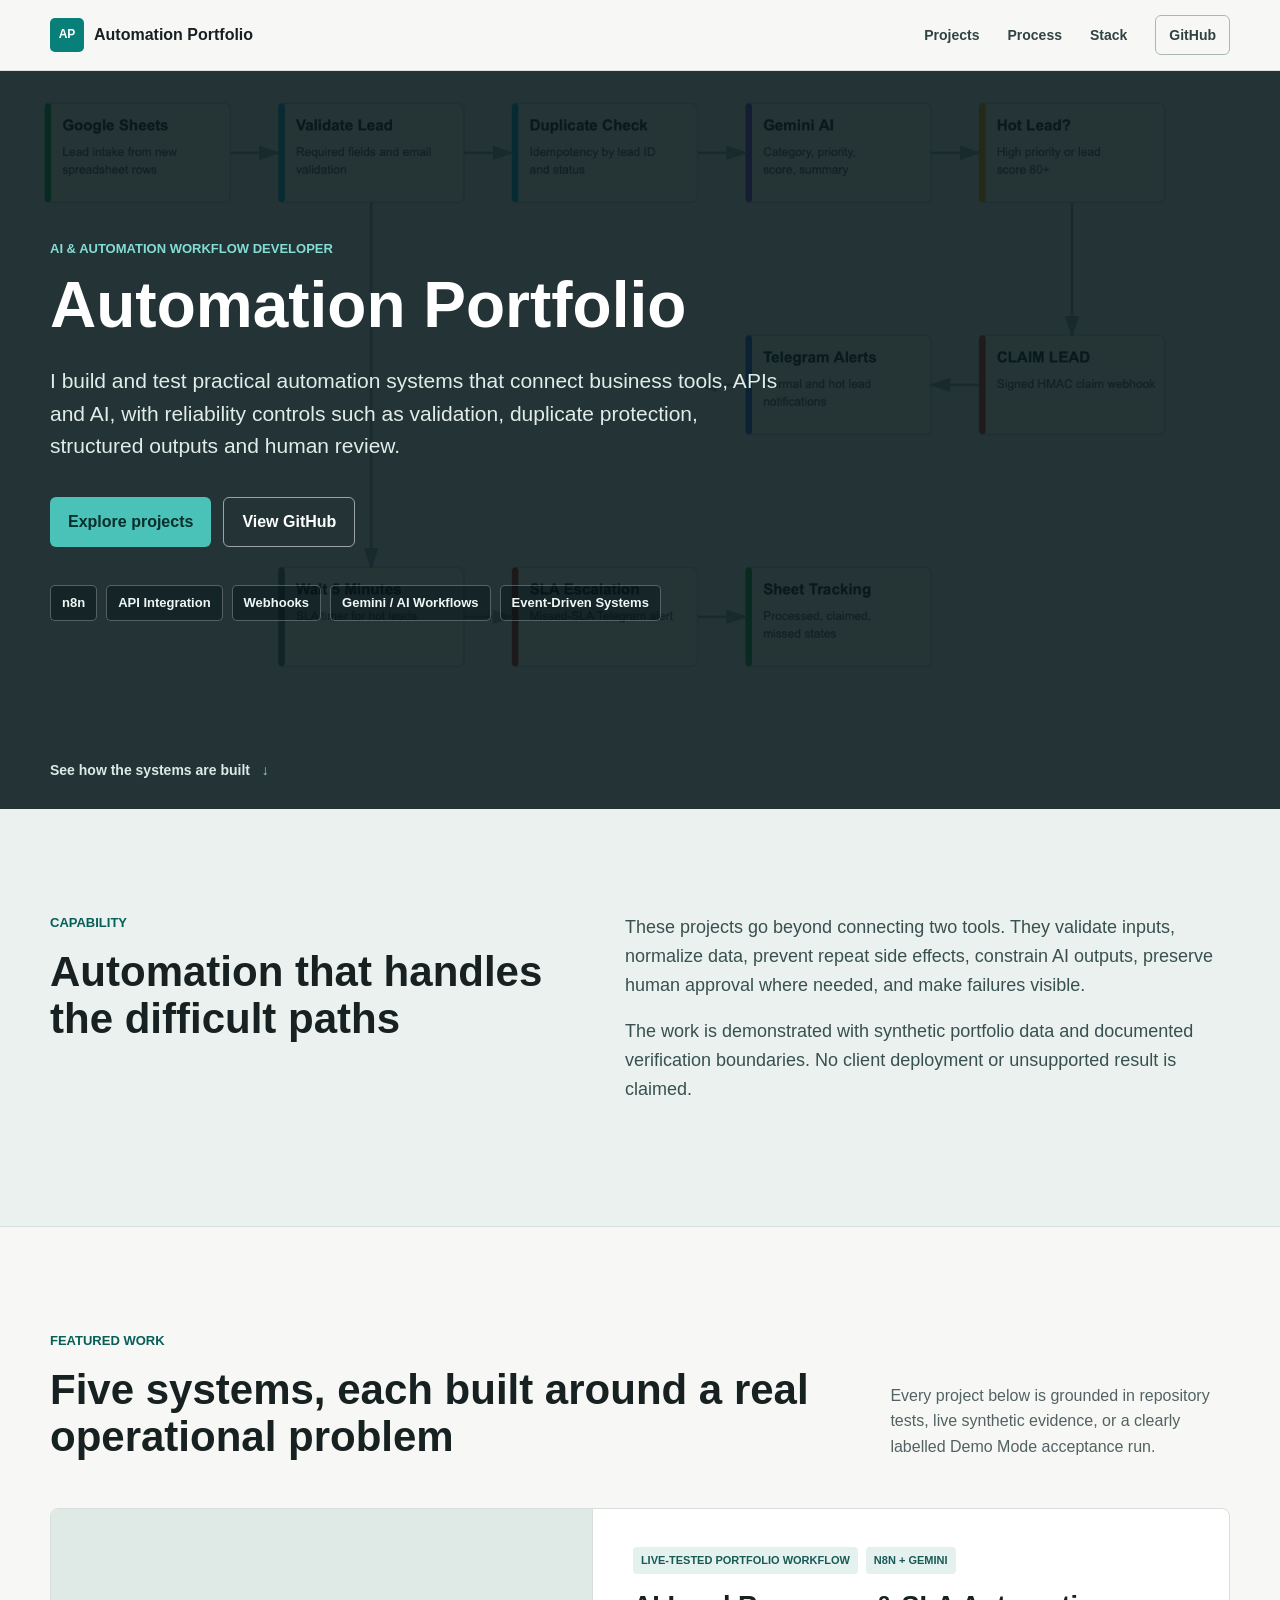
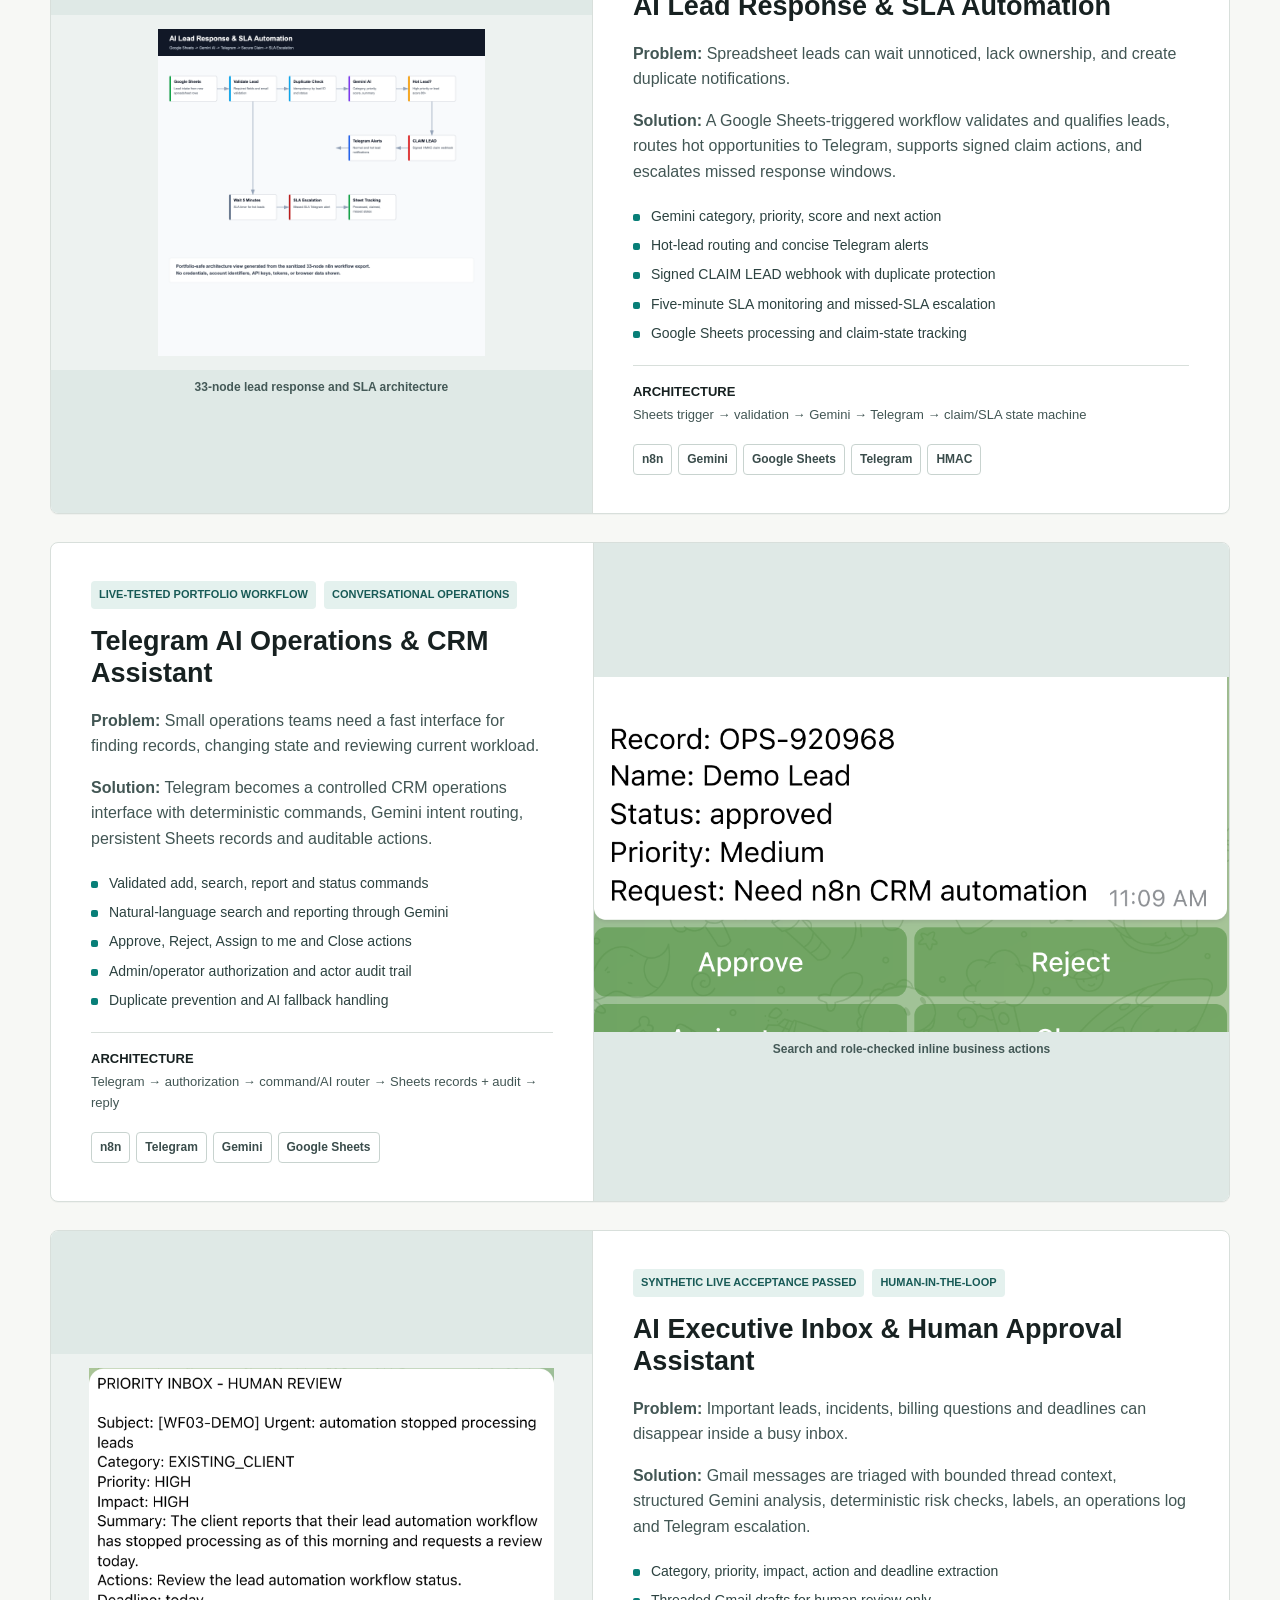
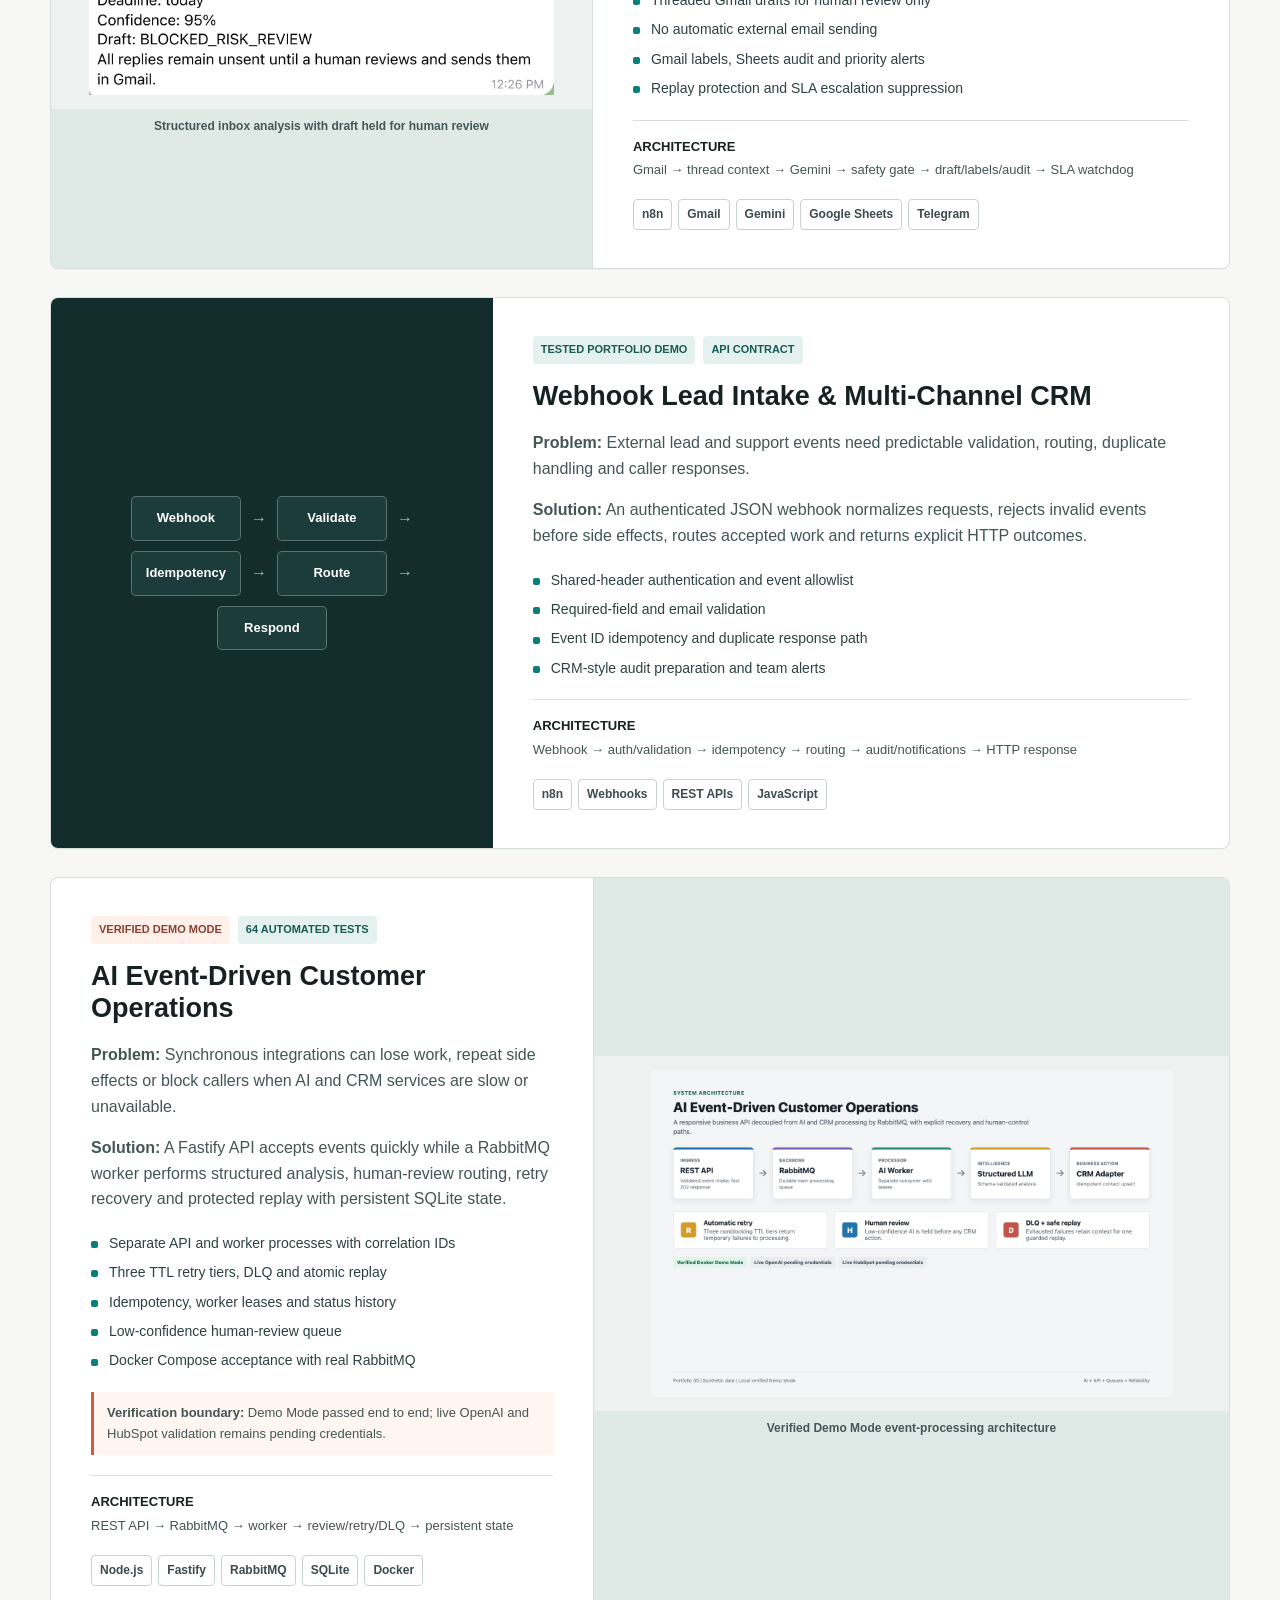
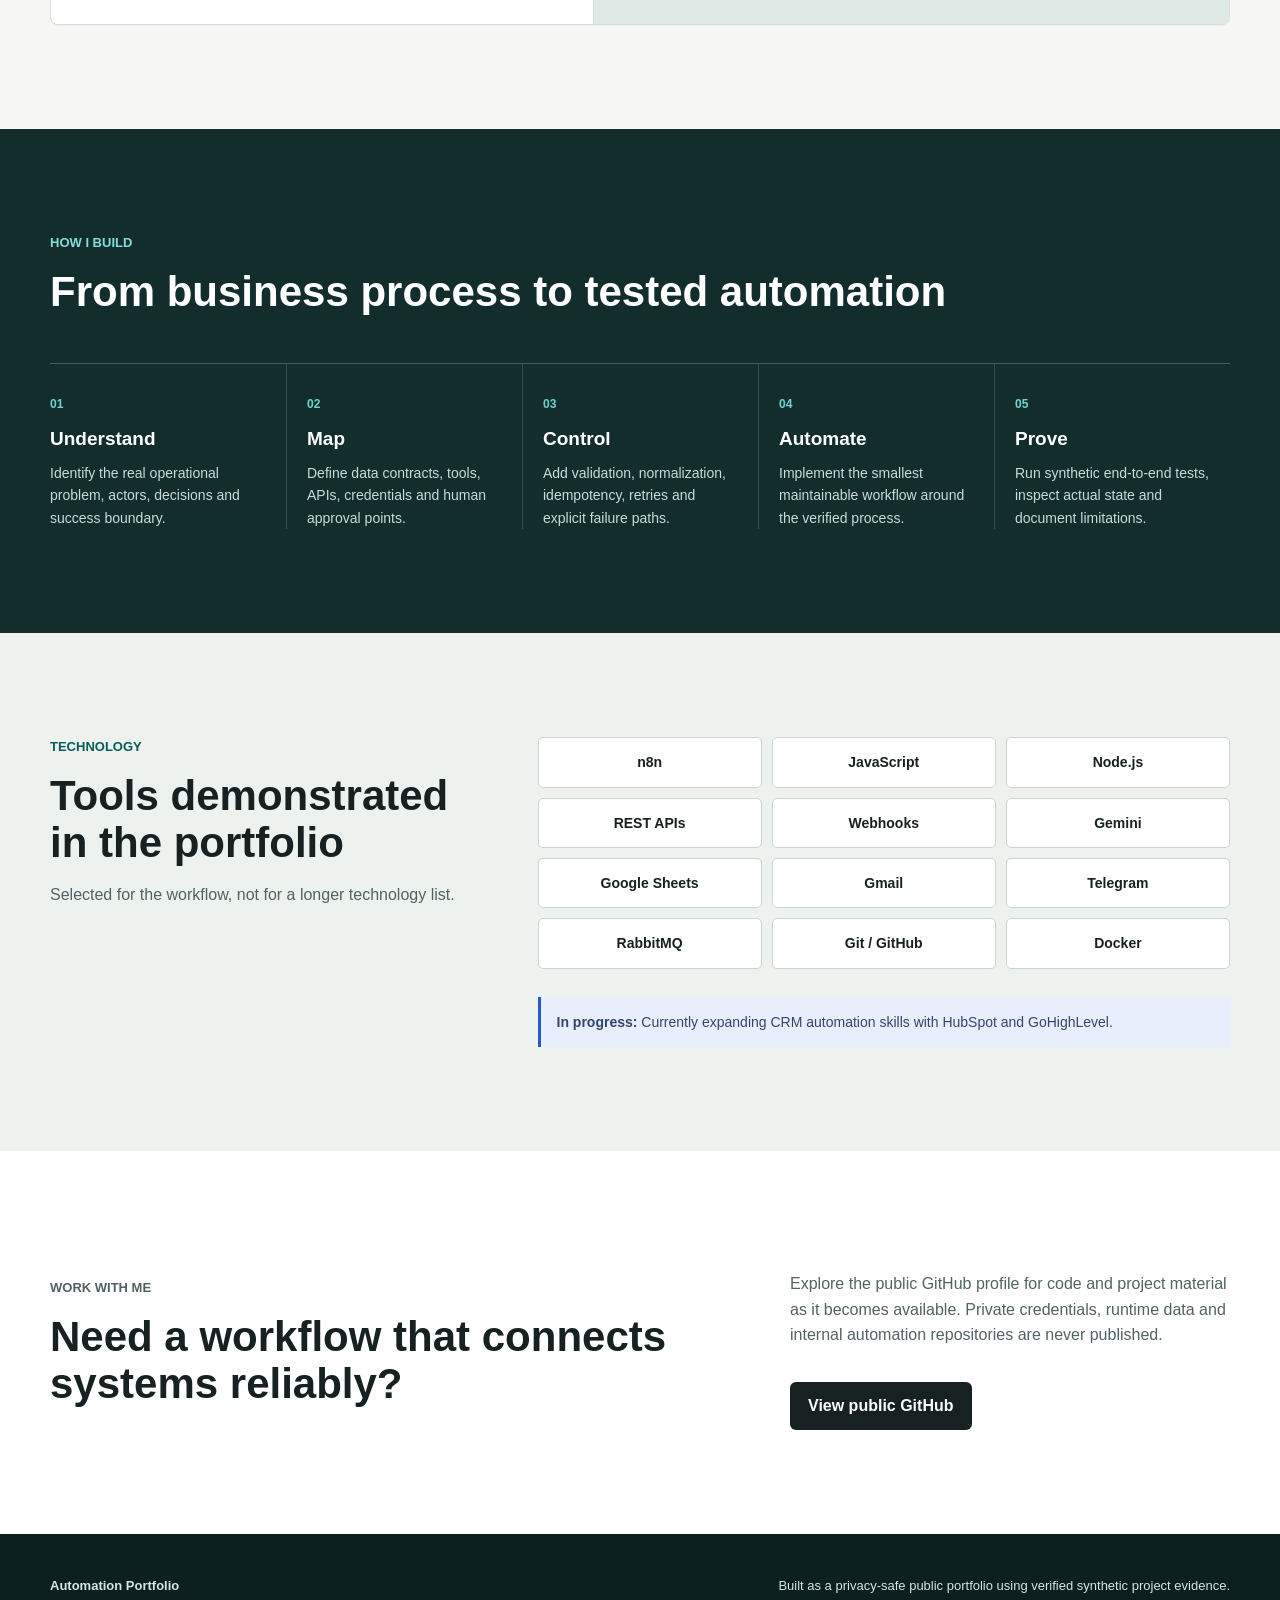
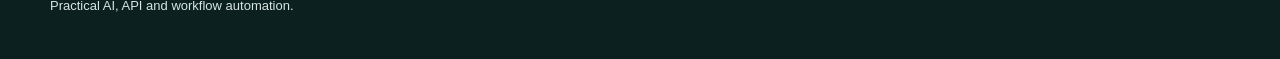
<file: index.html>
<!doctype html>
<html lang="en">
<head>
  <meta charset="utf-8">
  <meta name="viewport" content="width=device-width, initial-scale=1">
  <title>Automation Portfolio | AI &amp; Automation Workflow Developer</title>
  <meta name="description" content="Practical n8n automation, AI workflows, APIs, webhooks, Gmail, Google Sheets, Telegram and event-driven integrations.">
  <meta name="theme-color" content="#102a2a">
  <meta property="og:type" content="website">
  <meta property="og:title" content="Automation Portfolio">
  <meta property="og:site_name" content="Automation Portfolio">
  <meta property="og:description" content="Practical automation systems built with n8n, APIs, AI, Google Workspace, Telegram and event-driven architecture.">
  <meta property="og:url" content="https://aditi727.github.io/">
  <meta property="og:image" content="https://aditi727.github.io/assets/lead-rescue-workflow.png">
  <link rel="canonical" href="https://aditi727.github.io/">
  <link rel="icon" href="assets/favicon.svg" type="image/svg+xml">
  <link rel="stylesheet" href="styles.css">
  <script src="script.js" defer></script>
</head>
<body>
  <a class="skip-link" href="#main">Skip to content</a>

  <header class="site-header">
    <nav class="site-nav" aria-label="Primary navigation">
      <a class="brand" href="#top" aria-label="Automation Portfolio home">
        <span class="brand-mark" aria-hidden="true">AP</span>
        <span>Automation Portfolio</span>
      </a>
      <button class="nav-toggle" type="button" aria-expanded="false" aria-controls="nav-links">Menu</button>
      <div class="nav-links" id="nav-links">
        <a href="#projects">Projects</a>
        <a href="#process">Process</a>
        <a href="#stack">Stack</a>
        <a class="nav-github" href="https://github.com/Aditi727" target="_blank" rel="noreferrer">GitHub</a>
      </div>
    </nav>
  </header>

  <main id="main">
    <section class="hero" id="top" aria-labelledby="hero-title">
      <div class="hero-overlay" aria-hidden="true"></div>
      <div class="hero-content">
        <p class="eyebrow">AI &amp; Automation Workflow Developer</p>
        <h1 id="hero-title">Automation Portfolio</h1>
        <p class="hero-copy">I build and test practical automation systems that connect business tools, APIs and AI, with reliability controls such as validation, duplicate protection, structured outputs and human review.</p>
        <div class="hero-actions">
          <a class="button button-primary" href="#projects">Explore projects</a>
          <a class="button button-secondary" href="https://github.com/Aditi727" target="_blank" rel="noreferrer">View GitHub</a>
        </div>
        <ul class="capability-tags" aria-label="Core capabilities">
          <li>n8n</li>
          <li>API Integration</li>
          <li>Webhooks</li>
          <li>Gemini / AI Workflows</li>
          <li>Event-Driven Systems</li>
        </ul>
      </div>
      <a class="hero-next" href="#capability">See how the systems are built <span aria-hidden="true">↓</span></a>
    </section>

    <section class="section capability" id="capability" aria-labelledby="capability-title">
      <div class="section-shell capability-grid">
        <div>
          <p class="section-kicker">Capability</p>
          <h2 id="capability-title">Automation that handles the difficult paths</h2>
        </div>
        <div class="capability-copy">
          <p>These projects go beyond connecting two tools. They validate inputs, normalize data, prevent repeat side effects, constrain AI outputs, preserve human approval where needed, and make failures visible.</p>
          <p>The work is demonstrated with synthetic portfolio data and documented verification boundaries. No client deployment or unsupported result is claimed.</p>
        </div>
      </div>
    </section>

    <section class="section projects" id="projects" aria-labelledby="projects-title">
      <div class="section-shell">
        <div class="section-heading">
          <div>
            <p class="section-kicker">Featured work</p>
            <h2 id="projects-title">Five systems, each built around a real operational problem</h2>
          </div>
          <p>Every project below is grounded in repository tests, live synthetic evidence, or a clearly labelled Demo Mode acceptance run.</p>
        </div>

        <div class="project-list">
          <article class="project" data-project="lead-rescue">
            <figure class="project-media project-media-workflow">
              <img src="assets/lead-rescue-workflow.png" alt="Full n8n lead response workflow with Google Sheets, Gemini, Telegram, claim and SLA branches" loading="lazy" width="1600" height="1600">
              <figcaption>33-node lead response and SLA architecture</figcaption>
            </figure>
            <div class="project-body">
              <div class="project-meta"><span>Live-tested portfolio workflow</span><span>n8n + Gemini</span></div>
              <h3>AI Lead Response &amp; SLA Automation</h3>
              <p class="project-problem"><strong>Problem:</strong> Spreadsheet leads can wait unnoticed, lack ownership, and create duplicate notifications.</p>
              <p><strong>Solution:</strong> A Google Sheets-triggered workflow validates and qualifies leads, routes hot opportunities to Telegram, supports signed claim actions, and escalates missed response windows.</p>
              <ul class="feature-list">
                <li>Gemini category, priority, score and next action</li>
                <li>Hot-lead routing and concise Telegram alerts</li>
                <li>Signed CLAIM LEAD webhook with duplicate protection</li>
                <li>Five-minute SLA monitoring and missed-SLA escalation</li>
                <li>Google Sheets processing and claim-state tracking</li>
              </ul>
              <p class="architecture"><span>Architecture</span> Sheets trigger → validation → Gemini → Telegram → claim/SLA state machine</p>
              <div class="tech-row"><span>n8n</span><span>Gemini</span><span>Google Sheets</span><span>Telegram</span><span>HMAC</span></div>
            </div>
          </article>

          <article class="project project-reverse" data-project="telegram-ops">
            <figure class="project-media">
              <img src="assets/telegram-actions.png" alt="Telegram CRM search result with Approve, Reject, Assign to me and Close action buttons" loading="lazy" width="993" height="690">
              <figcaption>Search and role-checked inline business actions</figcaption>
            </figure>
            <div class="project-body">
              <div class="project-meta"><span>Live-tested portfolio workflow</span><span>Conversational operations</span></div>
              <h3>Telegram AI Operations &amp; CRM Assistant</h3>
              <p class="project-problem"><strong>Problem:</strong> Small operations teams need a fast interface for finding records, changing state and reviewing current workload.</p>
              <p><strong>Solution:</strong> Telegram becomes a controlled CRM operations interface with deterministic commands, Gemini intent routing, persistent Sheets records and auditable actions.</p>
              <ul class="feature-list">
                <li>Validated add, search, report and status commands</li>
                <li>Natural-language search and reporting through Gemini</li>
                <li>Approve, Reject, Assign to me and Close actions</li>
                <li>Admin/operator authorization and actor audit trail</li>
                <li>Duplicate prevention and AI fallback handling</li>
              </ul>
              <p class="architecture"><span>Architecture</span> Telegram → authorization → command/AI router → Sheets records + audit → reply</p>
              <div class="tech-row"><span>n8n</span><span>Telegram</span><span>Gemini</span><span>Google Sheets</span></div>
            </div>
          </article>

          <article class="project" data-project="inbox-assistant">
            <figure class="project-media project-media-wide">
              <img src="assets/inbox-priority-alert.png" alt="Synthetic priority inbox alert showing AI category, impact, action, deadline and draft review state" loading="lazy" width="2784" height="1956">
              <figcaption>Structured inbox analysis with draft held for human review</figcaption>
            </figure>
            <div class="project-body">
              <div class="project-meta"><span>Synthetic live acceptance passed</span><span>Human-in-the-loop</span></div>
              <h3>AI Executive Inbox &amp; Human Approval Assistant</h3>
              <p class="project-problem"><strong>Problem:</strong> Important leads, incidents, billing questions and deadlines can disappear inside a busy inbox.</p>
              <p><strong>Solution:</strong> Gmail messages are triaged with bounded thread context, structured Gemini analysis, deterministic risk checks, labels, an operations log and Telegram escalation.</p>
              <ul class="feature-list">
                <li>Category, priority, impact, action and deadline extraction</li>
                <li>Threaded Gmail drafts for human review only</li>
                <li>No automatic external email sending</li>
                <li>Gmail labels, Sheets audit and priority alerts</li>
                <li>Replay protection and SLA escalation suppression</li>
              </ul>
              <p class="architecture"><span>Architecture</span> Gmail → thread context → Gemini → safety gate → draft/labels/audit → SLA watchdog</p>
              <div class="tech-row"><span>n8n</span><span>Gmail</span><span>Gemini</span><span>Google Sheets</span><span>Telegram</span></div>
            </div>
          </article>

          <article class="project project-compact" data-project="webhook-crm">
            <div class="project-diagram" role="img" aria-label="Webhook intake architecture from authenticated request through validation, routing and controlled response">
              <span>Webhook</span><b aria-hidden="true">→</b><span>Validate</span><b aria-hidden="true">→</b><span>Idempotency</span><b aria-hidden="true">→</b><span>Route</span><b aria-hidden="true">→</b><span>Respond</span>
            </div>
            <div class="project-body">
              <div class="project-meta"><span>Tested portfolio demo</span><span>API contract</span></div>
              <h3>Webhook Lead Intake &amp; Multi-Channel CRM</h3>
              <p class="project-problem"><strong>Problem:</strong> External lead and support events need predictable validation, routing, duplicate handling and caller responses.</p>
              <p><strong>Solution:</strong> An authenticated JSON webhook normalizes requests, rejects invalid events before side effects, routes accepted work and returns explicit HTTP outcomes.</p>
              <ul class="feature-list">
                <li>Shared-header authentication and event allowlist</li>
                <li>Required-field and email validation</li>
                <li>Event ID idempotency and duplicate response path</li>
                <li>CRM-style audit preparation and team alerts</li>
              </ul>
              <p class="architecture"><span>Architecture</span> Webhook → auth/validation → idempotency → routing → audit/notifications → HTTP response</p>
              <div class="tech-row"><span>n8n</span><span>Webhooks</span><span>REST APIs</span><span>JavaScript</span></div>
            </div>
          </article>

          <article class="project project-reverse" data-project="rabbitmq-ops">
            <figure class="project-media project-media-wide">
              <img src="assets/rabbitmq-architecture.png" alt="Event-driven customer operations architecture with Fastify API, RabbitMQ worker, review, retry, dead-letter and persistence paths" loading="lazy" width="1440" height="900">
              <figcaption>Verified Demo Mode event-processing architecture</figcaption>
            </figure>
            <div class="project-body">
              <div class="project-meta"><span class="status-demo">Verified Demo Mode</span><span>64 automated tests</span></div>
              <h3>AI Event-Driven Customer Operations</h3>
              <p class="project-problem"><strong>Problem:</strong> Synchronous integrations can lose work, repeat side effects or block callers when AI and CRM services are slow or unavailable.</p>
              <p><strong>Solution:</strong> A Fastify API accepts events quickly while a RabbitMQ worker performs structured analysis, human-review routing, retry recovery and protected replay with persistent SQLite state.</p>
              <ul class="feature-list">
                <li>Separate API and worker processes with correlation IDs</li>
                <li>Three TTL retry tiers, DLQ and atomic replay</li>
                <li>Idempotency, worker leases and status history</li>
                <li>Low-confidence human-review queue</li>
                <li>Docker Compose acceptance with real RabbitMQ</li>
              </ul>
              <p class="project-boundary"><strong>Verification boundary:</strong> Demo Mode passed end to end; live OpenAI and HubSpot validation remains pending credentials.</p>
              <p class="architecture"><span>Architecture</span> REST API → RabbitMQ → worker → review/retry/DLQ → persistent state</p>
              <div class="tech-row"><span>Node.js</span><span>Fastify</span><span>RabbitMQ</span><span>SQLite</span><span>Docker</span></div>
            </div>
          </article>
        </div>
      </div>
    </section>

    <section class="section process" id="process" aria-labelledby="process-title">
      <div class="section-shell">
        <p class="section-kicker">How I build</p>
        <h2 id="process-title">From business process to tested automation</h2>
        <ol class="process-list">
          <li><span>01</span><h3>Understand</h3><p>Identify the real operational problem, actors, decisions and success boundary.</p></li>
          <li><span>02</span><h3>Map</h3><p>Define data contracts, tools, APIs, credentials and human approval points.</p></li>
          <li><span>03</span><h3>Control</h3><p>Add validation, normalization, idempotency, retries and explicit failure paths.</p></li>
          <li><span>04</span><h3>Automate</h3><p>Implement the smallest maintainable workflow around the verified process.</p></li>
          <li><span>05</span><h3>Prove</h3><p>Run synthetic end-to-end tests, inspect actual state and document limitations.</p></li>
        </ol>
      </div>
    </section>

    <section class="section stack" id="stack" aria-labelledby="stack-title">
      <div class="section-shell stack-layout">
        <div>
          <p class="section-kicker">Technology</p>
          <h2 id="stack-title">Tools demonstrated in the portfolio</h2>
          <p>Selected for the workflow, not for a longer technology list.</p>
        </div>
        <ul class="stack-list" aria-label="Demonstrated technologies">
          <li>n8n</li><li>JavaScript</li><li>Node.js</li><li>REST APIs</li><li>Webhooks</li><li>Gemini</li><li>Google Sheets</li><li>Gmail</li><li>Telegram</li><li>RabbitMQ</li><li>Git / GitHub</li><li>Docker</li>
        </ul>
        <p class="learning-note"><strong>In progress:</strong> Currently expanding CRM automation skills with HubSpot and GoHighLevel.</p>
      </div>
    </section>

    <section class="section contact" id="contact" aria-labelledby="contact-title">
      <div class="section-shell contact-layout">
        <div>
          <p class="section-kicker">Work with me</p>
          <h2 id="contact-title">Need a workflow that connects systems reliably?</h2>
        </div>
        <div>
          <p>Explore the public GitHub profile for code and project material as it becomes available. Private credentials, runtime data and internal automation repositories are never published.</p>
          <a class="button button-dark" href="https://github.com/Aditi727" target="_blank" rel="noreferrer">View public GitHub</a>
        </div>
      </div>
    </section>
  </main>

  <footer class="site-footer">
    <div class="section-shell footer-layout">
      <p><strong>Automation Portfolio</strong><br>Practical AI, API and workflow automation.</p>
      <p>Built as a privacy-safe public portfolio using verified synthetic project evidence.</p>
    </div>
  </footer>

  <dialog class="image-dialog" aria-label="Project screenshot preview">
    <button class="dialog-close" type="button" aria-label="Close image preview">Close</button>
    <img src="assets/lead-rescue-workflow.png" alt="Expanded project evidence preview">
    <p></p>
  </dialog>
</body>
</html>
</file>
<file: styles.css>
:root {
  --ink: #172121;
  --muted: #526262;
  --paper: #f7f8f5;
  --surface: #ffffff;
  --line: #d8dfdb;
  --teal: #087f78;
  --teal-dark: #075e59;
  --cobalt: #2758c7;
  --coral: #d45b43;
  --hero: #102a2a;
  --radius: 8px;
  --shadow: 0 16px 48px rgba(14, 34, 34, 0.12);
  --shell: 1180px;
  color-scheme: light;
  font-family: Inter, ui-sans-serif, -apple-system, BlinkMacSystemFont, "Segoe UI", sans-serif;
  font-synthesis: none;
  letter-spacing: 0;
}

* {
  box-sizing: border-box;
}

html {
  scroll-behavior: smooth;
  scroll-padding-top: 80px;
}

body {
  margin: 0;
  background: var(--paper);
  color: var(--ink);
  font-size: 16px;
  line-height: 1.6;
  letter-spacing: 0;
}

body,
button,
a {
  font-family: inherit;
}

img {
  display: block;
  max-width: 100%;
}

a {
  color: inherit;
}

button,
a {
  -webkit-tap-highlight-color: transparent;
}

:focus-visible {
  outline: 3px solid #ffb24a;
  outline-offset: 4px;
}

.skip-link {
  position: fixed;
  top: 12px;
  left: 12px;
  z-index: 100;
  padding: 10px 14px;
  background: #ffffff;
  color: var(--ink);
  border-radius: 4px;
  transform: translateY(-150%);
}

.skip-link:focus {
  transform: translateY(0);
}

.site-header {
  position: sticky;
  top: 0;
  z-index: 50;
  background: rgba(247, 248, 245, 0.96);
  border-bottom: 1px solid rgba(216, 223, 219, 0.9);
  backdrop-filter: blur(16px);
}

.site-nav {
  width: min(calc(100% - 40px), var(--shell));
  min-height: 70px;
  margin: 0 auto;
  display: flex;
  align-items: center;
  justify-content: space-between;
  gap: 24px;
}

.brand {
  display: inline-flex;
  align-items: center;
  gap: 10px;
  font-weight: 760;
  text-decoration: none;
  white-space: nowrap;
}

.brand-mark {
  width: 34px;
  height: 34px;
  display: grid;
  place-items: center;
  border-radius: 5px;
  background: var(--teal);
  color: #ffffff;
  font-size: 12px;
  font-weight: 800;
}

.nav-links {
  display: flex;
  align-items: center;
  gap: 28px;
}

.nav-links a {
  color: #304242;
  font-size: 14px;
  font-weight: 680;
  text-decoration: none;
}

.nav-links a:hover {
  color: var(--teal-dark);
}

.nav-github {
  padding: 8px 13px;
  border: 1px solid #aab8b3;
  border-radius: 6px;
}

.nav-toggle {
  display: none;
  min-width: 72px;
  min-height: 40px;
  border: 1px solid #aab8b3;
  border-radius: 6px;
  background: var(--surface);
  color: var(--ink);
  font-weight: 700;
}

.hero {
  position: relative;
  isolation: isolate;
  min-height: clamp(650px, 82vh, 820px);
  overflow: hidden;
  display: flex;
  align-items: center;
  background-color: var(--hero);
  background-image: url("assets/lead-rescue-workflow.png");
  background-size: cover;
  background-position: center 28%;
  color: #ffffff;
}

.hero-overlay {
  position: absolute;
  inset: 0;
  z-index: -1;
  background: rgba(7, 26, 27, 0.88);
}

.hero-content {
  width: min(calc(100% - 40px), var(--shell));
  margin: 0 auto;
  padding: 92px 0 112px;
}

.eyebrow,
.section-kicker {
  margin: 0 0 14px;
  color: #84ddd5;
  font-size: 13px;
  font-weight: 800;
  letter-spacing: 0;
  text-transform: uppercase;
}

.hero h1 {
  max-width: 900px;
  margin: 0;
  font-size: 64px;
  line-height: 1.03;
  font-weight: 820;
  letter-spacing: 0;
}

.hero-copy {
  max-width: 740px;
  margin: 26px 0 0;
  color: #e1ece9;
  font-size: 21px;
  line-height: 1.55;
}

.hero-actions {
  margin-top: 34px;
  display: flex;
  flex-wrap: wrap;
  gap: 12px;
}

.button {
  min-height: 46px;
  padding: 11px 18px;
  display: inline-flex;
  align-items: center;
  justify-content: center;
  border-radius: 6px;
  font-weight: 750;
  text-decoration: none;
}

.button-primary {
  background: #4bc2b7;
  color: #062f2d;
}

.button-primary:hover {
  background: #6fd5cc;
}

.button-secondary {
  border: 1px solid rgba(255, 255, 255, 0.55);
  color: #ffffff;
}

.button-secondary:hover {
  background: rgba(255, 255, 255, 0.1);
}

.button-dark {
  margin-top: 18px;
  background: var(--ink);
  color: #ffffff;
}

.button-dark:hover {
  background: var(--teal-dark);
}

.capability-tags,
.stack-list,
.feature-list,
.process-list {
  padding: 0;
  list-style: none;
}

.capability-tags {
  max-width: 800px;
  margin: 38px 0 0;
  display: flex;
  flex-wrap: wrap;
  gap: 9px;
}

.capability-tags li {
  padding: 7px 11px;
  border: 1px solid rgba(255, 255, 255, 0.28);
  border-radius: 5px;
  background: rgba(4, 18, 19, 0.42);
  color: #eef7f5;
  font-size: 13px;
  font-weight: 650;
}

.hero-next {
  position: absolute;
  left: max(20px, calc((100% - var(--shell)) / 2));
  bottom: 28px;
  color: #dceae7;
  font-size: 14px;
  font-weight: 650;
  text-decoration: none;
}

.hero-next span {
  margin-left: 8px;
  color: #84ddd5;
}

.section {
  padding: 104px 0;
}

.section-shell {
  width: min(calc(100% - 40px), var(--shell));
  margin: 0 auto;
}

.section h2 {
  margin: 0;
  font-size: 42px;
  line-height: 1.12;
  font-weight: 800;
  letter-spacing: 0;
}

.section-kicker {
  color: var(--teal-dark);
}

.capability {
  background: #eaf1ee;
  border-bottom: 1px solid var(--line);
}

.capability-grid {
  display: grid;
  grid-template-columns: minmax(0, 0.9fr) minmax(0, 1.1fr);
  gap: 80px;
  align-items: start;
}

.capability-copy {
  max-width: 650px;
  color: #38504f;
  font-size: 18px;
}

.capability-copy p {
  margin: 0 0 18px;
}

.projects {
  background: var(--paper);
}

.section-heading {
  display: grid;
  grid-template-columns: minmax(0, 1.4fr) minmax(260px, 0.6fr);
  gap: 48px;
  align-items: end;
  margin-bottom: 48px;
}

.section-heading > p {
  margin: 0;
  color: var(--muted);
}

.project-list {
  display: grid;
  gap: 28px;
}

.project {
  min-width: 0;
  display: grid;
  grid-template-columns: minmax(340px, 0.92fr) minmax(0, 1.08fr);
  border: 1px solid var(--line);
  border-radius: var(--radius);
  background: var(--surface);
  overflow: hidden;
  box-shadow: 0 1px 0 rgba(14, 34, 34, 0.03);
}

.project-reverse .project-media {
  order: 2;
}

.project-reverse .project-body {
  order: 1;
}

.project-media {
  min-width: 0;
  min-height: 390px;
  margin: 0;
  display: flex;
  flex-direction: column;
  justify-content: center;
  background: #dfe9e6;
  border-right: 1px solid var(--line);
}

.project-reverse .project-media {
  border-right: 0;
  border-left: 1px solid var(--line);
}

.project-media img {
  width: 100%;
  height: 355px;
  object-fit: cover;
  cursor: zoom-in;
}

.project-media-workflow img,
.project-media-wide img {
  padding: 14px;
  object-fit: contain;
  background: #edf2f0;
}

.project-media figcaption {
  min-height: 36px;
  padding: 8px 14px;
  color: #445957;
  font-size: 12px;
  font-weight: 700;
  text-align: center;
}

.project-body {
  min-width: 0;
  padding: 38px 40px;
}

.project-meta {
  display: flex;
  flex-wrap: wrap;
  gap: 8px;
  margin-bottom: 16px;
}

.project-meta span {
  padding: 5px 8px;
  border-radius: 4px;
  background: #e4f1ee;
  color: #185a56;
  font-size: 11px;
  font-weight: 800;
  text-transform: uppercase;
}

.project-meta .status-demo {
  background: #fff0e9;
  color: #8b3f2e;
}

.project h3 {
  margin: 0 0 18px;
  font-size: 27px;
  line-height: 1.2;
  letter-spacing: 0;
}

.project p {
  color: #425654;
}

.project-problem {
  margin-top: 0;
}

.feature-list {
  display: grid;
  gap: 7px;
  margin: 20px 0;
}

.feature-list li {
  position: relative;
  padding-left: 18px;
  color: #2c4240;
  font-size: 14px;
}

.feature-list li::before {
  content: "";
  position: absolute;
  top: 0.65em;
  left: 0;
  width: 7px;
  height: 7px;
  border-radius: 2px;
  background: var(--teal);
}

.architecture {
  margin: 20px 0 0;
  padding-top: 16px;
  border-top: 1px solid var(--line);
  font-size: 13px;
}

.architecture span {
  display: block;
  margin-bottom: 3px;
  color: var(--ink);
  font-weight: 800;
  text-transform: uppercase;
}

.tech-row {
  display: flex;
  flex-wrap: wrap;
  gap: 6px;
  margin-top: 18px;
}

.tech-row span {
  padding: 5px 8px;
  border: 1px solid #c8d3cf;
  border-radius: 4px;
  color: #3a4c4b;
  font-size: 12px;
  font-weight: 680;
}

.project-boundary {
  padding: 11px 13px;
  border-left: 3px solid var(--coral);
  background: #fff6f1;
  font-size: 13px;
}

.project-compact {
  grid-template-columns: minmax(340px, 0.75fr) minmax(0, 1.25fr);
}

.project-diagram {
  min-height: 390px;
  padding: 36px;
  display: flex;
  flex-wrap: wrap;
  align-content: center;
  align-items: center;
  justify-content: center;
  gap: 10px;
  background: #132d2d;
  color: #ffffff;
}

.project-diagram span {
  min-width: 110px;
  padding: 11px;
  border: 1px solid rgba(255, 255, 255, 0.28);
  border-radius: 5px;
  background: #1c3c3b;
  font-size: 13px;
  font-weight: 750;
  text-align: center;
}

.project-diagram b {
  color: #6dd4cb;
}

.process {
  background: #132d2d;
  color: #ffffff;
}

.process .section-kicker {
  color: #84ddd5;
}

.process-list {
  margin: 48px 0 0;
  display: grid;
  grid-template-columns: repeat(5, minmax(0, 1fr));
  border-top: 1px solid rgba(255, 255, 255, 0.22);
}

.process-list li {
  min-width: 0;
  padding: 26px 20px 0 0;
}

.process-list li + li {
  padding-left: 20px;
  border-left: 1px solid rgba(255, 255, 255, 0.16);
}

.process-list span {
  color: #6dd4cb;
  font-size: 12px;
  font-weight: 800;
}

.process-list h3 {
  margin: 8px 0;
  font-size: 19px;
}

.process-list p {
  margin: 0;
  color: #cadbd7;
  font-size: 14px;
}

.stack {
  background: #eef2ef;
}

.stack-layout {
  display: grid;
  grid-template-columns: minmax(250px, 0.75fr) minmax(0, 1.25fr);
  gap: 46px 72px;
  align-items: start;
}

.stack-layout > div > p:last-child {
  color: var(--muted);
}

.stack-list {
  margin: 0;
  display: grid;
  grid-template-columns: repeat(3, minmax(0, 1fr));
  gap: 10px;
}

.stack-list li {
  min-width: 0;
  padding: 13px 12px;
  border: 1px solid #cbd6d1;
  border-radius: 5px;
  background: var(--surface);
  font-size: 14px;
  font-weight: 720;
  text-align: center;
}

.learning-note {
  grid-column: 2;
  margin: -18px 0 0;
  padding: 14px 16px;
  border-left: 3px solid var(--cobalt);
  background: #e9eefc;
  color: #33456e;
  font-size: 14px;
}

.contact {
  background: #ffffff;
}

.contact-layout {
  display: grid;
  grid-template-columns: minmax(0, 1.2fr) minmax(280px, 0.8fr);
  gap: 80px;
  align-items: center;
}

.contact-layout p {
  color: var(--muted);
}

.site-footer {
  padding: 42px 0;
  background: #0c2020;
  color: #d7e5e1;
}

.footer-layout {
  display: flex;
  justify-content: space-between;
  gap: 40px;
}

.footer-layout p {
  max-width: 480px;
  margin: 0;
  font-size: 13px;
}

.image-dialog {
  width: min(92vw, 1180px);
  max-height: 90vh;
  padding: 48px 18px 18px;
  border: 0;
  border-radius: var(--radius);
  background: #f8faf8;
  box-shadow: var(--shadow);
}

.image-dialog::backdrop {
  background: rgba(6, 17, 18, 0.78);
}

.image-dialog img {
  width: 100%;
  max-height: 72vh;
  object-fit: contain;
}

.image-dialog p {
  margin: 12px 0 0;
  color: var(--muted);
  font-size: 13px;
  text-align: center;
}

.dialog-close {
  position: absolute;
  top: 10px;
  right: 12px;
  min-width: 62px;
  min-height: 32px;
  border: 1px solid #aebcb7;
  border-radius: 5px;
  background: #ffffff;
  color: var(--ink);
  font-weight: 700;
}

@media (max-width: 980px) {
  .hero h1 {
    font-size: 52px;
  }

  .section {
    padding: 82px 0;
  }

  .capability-grid,
  .section-heading,
  .stack-layout,
  .contact-layout {
    grid-template-columns: 1fr;
    gap: 32px;
  }

  .project,
  .project-compact {
    grid-template-columns: 1fr;
  }

  .project-reverse .project-media,
  .project-reverse .project-body {
    order: initial;
  }

  .project-media,
  .project-reverse .project-media {
    min-height: 0;
    border: 0;
    border-bottom: 1px solid var(--line);
  }

  .project-media img {
    height: 390px;
  }

  .project-diagram {
    min-height: 260px;
  }

  .process-list {
    grid-template-columns: repeat(2, minmax(0, 1fr));
  }

  .process-list li {
    padding: 24px 20px 24px 0;
    border-bottom: 1px solid rgba(255, 255, 255, 0.16);
  }

  .learning-note {
    grid-column: 1;
    margin-top: 0;
  }
}

@media (max-width: 680px) {
  .site-nav {
    width: min(calc(100% - 28px), var(--shell));
    min-height: 62px;
  }

  .brand > span:last-child {
    font-size: 14px;
  }

  .nav-toggle {
    display: inline-flex;
    align-items: center;
    justify-content: center;
  }

  .nav-links {
    position: absolute;
    top: 62px;
    left: 0;
    right: 0;
    display: none;
    padding: 16px 20px 20px;
    flex-direction: column;
    align-items: stretch;
    gap: 6px;
    background: var(--paper);
    border-bottom: 1px solid var(--line);
  }

  .nav-links.is-open {
    display: flex;
  }

  .nav-links a {
    min-height: 42px;
    padding: 9px 10px;
  }

  .hero {
    min-height: clamp(610px, 86vh, 760px);
    background-position: 42% center;
  }

  .hero-content,
  .section-shell {
    width: min(calc(100% - 28px), var(--shell));
  }

  .hero-content {
    padding: 76px 0 104px;
  }

  .hero h1 {
    font-size: 40px;
    line-height: 1.08;
  }

  .hero-copy {
    font-size: 18px;
  }

  .hero-actions .button {
    width: 100%;
  }

  .hero-next {
    left: 14px;
    bottom: 20px;
  }

  .section {
    padding: 68px 0;
  }

  .section h2 {
    font-size: 32px;
  }

  .section-heading {
    margin-bottom: 32px;
  }

  .project-body {
    padding: 28px 22px;
  }

  .project h3 {
    font-size: 23px;
  }

  .project-media img {
    height: 260px;
  }

  .project-media-workflow img,
  .project-media-wide img {
    padding: 8px;
  }

  .project-diagram {
    min-height: 250px;
    padding: 26px 18px;
  }

  .project-diagram span {
    min-width: 96px;
  }

  .process-list {
    grid-template-columns: 1fr;
  }

  .process-list li,
  .process-list li + li {
    padding: 20px 0;
    border-left: 0;
  }

  .stack-list {
    grid-template-columns: repeat(2, minmax(0, 1fr));
  }

  .footer-layout {
    flex-direction: column;
    gap: 20px;
  }
}

@media (prefers-reduced-motion: reduce) {
  html {
    scroll-behavior: auto;
  }

  *,
  *::before,
  *::after {
    scroll-behavior: auto !important;
    transition-duration: 0.01ms !important;
    animation-duration: 0.01ms !important;
    animation-iteration-count: 1 !important;
  }
}

.not-found {
  display: grid;
  min-height: 100vh;
  place-content: center;
  justify-items: start;
  gap: 1rem;
  width: min(100% - 2rem, 42rem);
  margin-inline: auto;
}

.not-found h1,
.not-found p {
  margin: 0;
}
</file>
